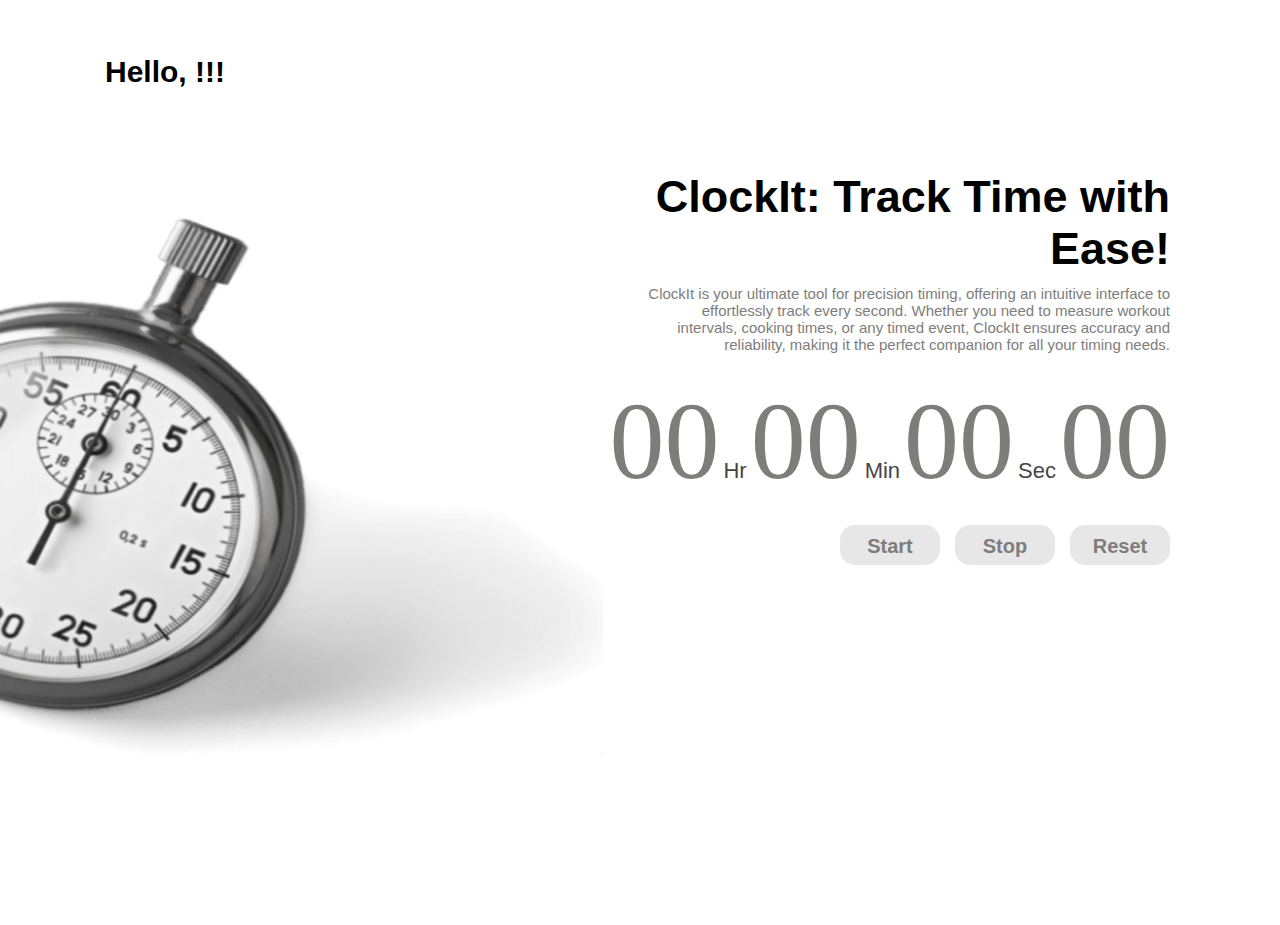
<file: index.html>
<!DOCTYPE html>
<html lang="en">
<head>
    <meta charset="UTF-8">
    <meta name="viewport" content="width=device-width, initial-scale=1.0">
    <title>Document</title>
    <link rel="stylesheet" href="styles1.css">
</head>
<body>
    <section class="hero-section">
        <h2>Hello, <span id="name">name</span>!!!</h2>
        <div class="hero">
            <div class="header-and-para">
                <h1 class="header">ClockIt: Track Time with Ease!</h1>
                <p class="para">ClockIt is your ultimate tool for precision timing, offering an intuitive interface 
                to effortlessly track every second. Whether you need to measure workout intervals,
                 cooking times, or any timed event, ClockIt ensures accuracy and reliability,
                 making it the perfect companion for all your timing needs.</p>
            </div>
            <div id="time-part"> 
                <span class="digit" id="hr"> 
                    00</span> 
                <span class="txt">Hr</span> 
                <span class="digit" id="min"> 
                    00</span> 
                <span class="txt">Min</span> 
                <span class="digit" id="sec"> 
                    00</span> 
                <span class="txt">Sec</span> 
                <span class="digit" id="count"> 
                    00</span> 
            </div> 
            <div id="buttons"> 
                <button class="button" id="start"> 
                    Start</button> 
                <button class="button" id="stop"> 
                    Stop</button> 
                <button class="button" id="reset"> 
                    Reset</button> 
            </div>
        </div>
       
    </section>
    <script src="index1.js"></script>
</body>
</html>
</file>
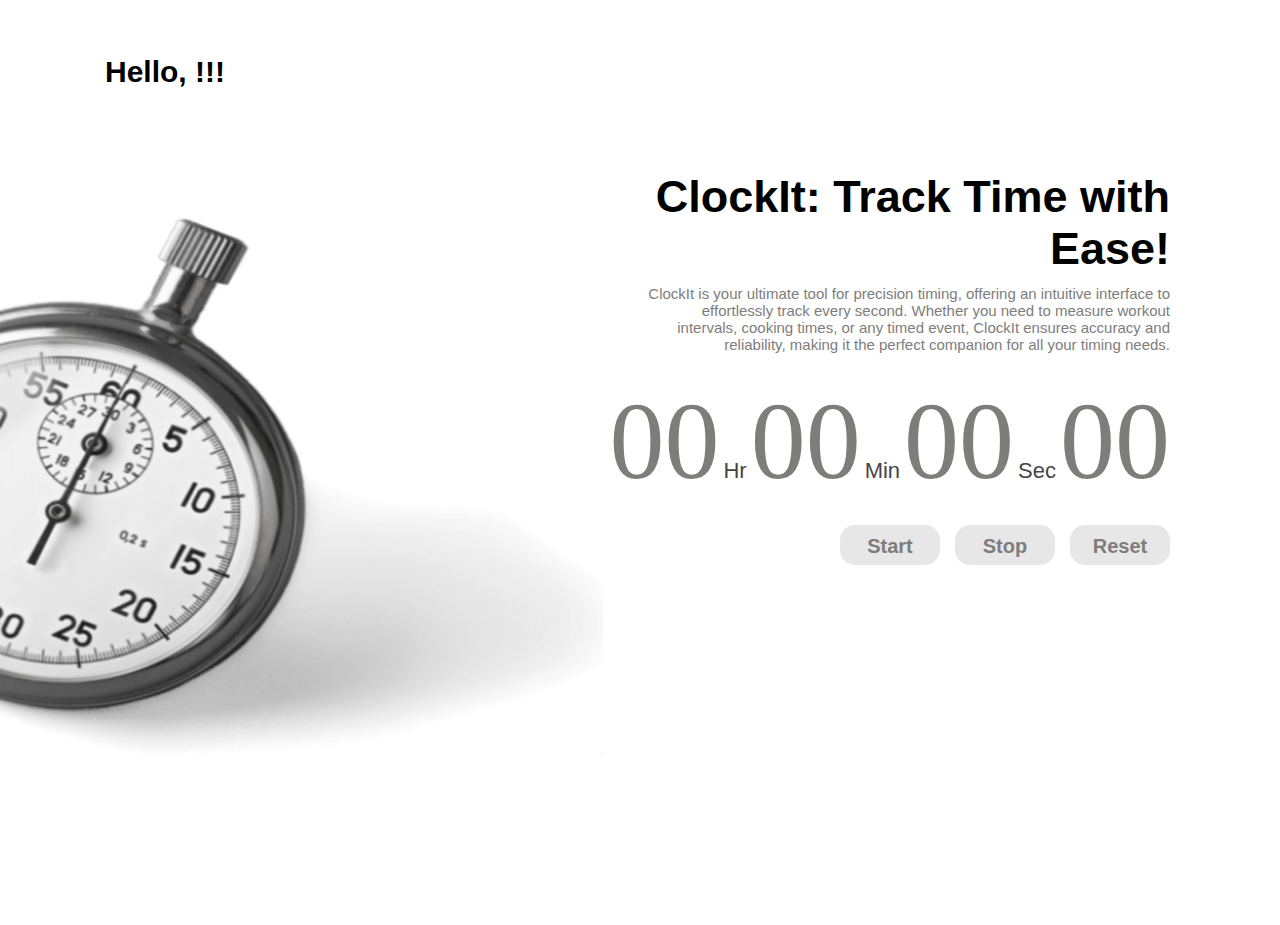
<file: index1.html>
<!DOCTYPE html>
<html lang="en">
<head>
    <meta charset="UTF-8">
    <meta name="viewport" content="width=device-width, initial-scale=1.0">
    <title>Document</title>
    <link rel="stylesheet" href="styles1.css">
</head>
<body>
    <section class="hero-section">
        <h2>Hello, <span id="name">name</span>!!!</h2>
        <div class="hero">
            <div class="header-and-para">
                <h1 class="header">ClockIt: Track Time with Ease!</h1>
                <p class="para">ClockIt is your ultimate tool for precision timing, offering an intuitive interface 
                to effortlessly track every second. Whether you need to measure workout intervals,
                 cooking times, or any timed event, ClockIt ensures accuracy and reliability,
                 making it the perfect companion for all your timing needs.</p>
            </div>
            <div id="time-part"> 
                <span class="digit" id="hr"> 
                    00</span> 
                <span class="txt">Hr</span> 
                <span class="digit" id="min"> 
                    00</span> 
                <span class="txt">Min</span> 
                <span class="digit" id="sec"> 
                    00</span> 
                <span class="txt">Sec</span> 
                <span class="digit" id="count"> 
                    00</span> 
            </div> 
            <div id="buttons"> 
                <button class="button" id="start"> 
                    Start</button> 
                <button class="button" id="stop"> 
                    Stop</button> 
                <button class="button" id="reset"> 
                    Reset</button> 
            </div>
        </div>
       
    </section>
    <script src="index1.js"></script>
</body>
</html>
</file>
<file: styles1.css>
body{
    margin: 0%;
}
.hero-section{
    background-image: url(Assets/images/bg.png);
    background-repeat: no-repeat;
    background-position: center;
    background-size: cover;
    height: 100vh;
    width: 100%;
}

h2{
    margin-left: 105px;
    padding-top: 30px;
    font-family: 'Poppins', sans-serif;
    font-weight: 600;
    font-size: 30px;
    
}
#name{
    color: #7e7d7c;
}
.hero{
    display: flex;
    flex-direction: column;
    gap: 10px;
    justify-content: end;
    align-items: flex-end;
    margin-right: 110px;
    padding-top: 27px;
}

.header-and-para{
    width: 45%;
    text-align: right;
}

.header{
    font-family: 'Poppins', sans-serif;
    font-weight: 700;
    font-size: 45px;
    margin-bottom: 0%;
}

.para{
    font-family: 'Poppins', sans-serif;
    font-weight: 300;
    font-size: 15px;
    margin-top: 10px;
    color: #7e7d7c;
}

.digit { 
	font-size: 110px; 
	color: #7e7d7c; 
} 

.txt { 
	font-size: 22px; 
	color: #454545;
    font-family: 'Poppins', sans-serif; 
} 

#buttons{
    margin-top: 10px;
    display: flex;
    gap: 15px;
}
.button{
    background-color: #e7e7e7;
    border: none;
    border-radius: 15px;
    padding: 10px 20px;
    height: 40px;
    width: 100px;
    font-family: 'Poppins', sans-serif;
    font-weight: 700;
    font-size: 20px;
    color: #7e7d7c;
    text-align: center;
}
</file>
